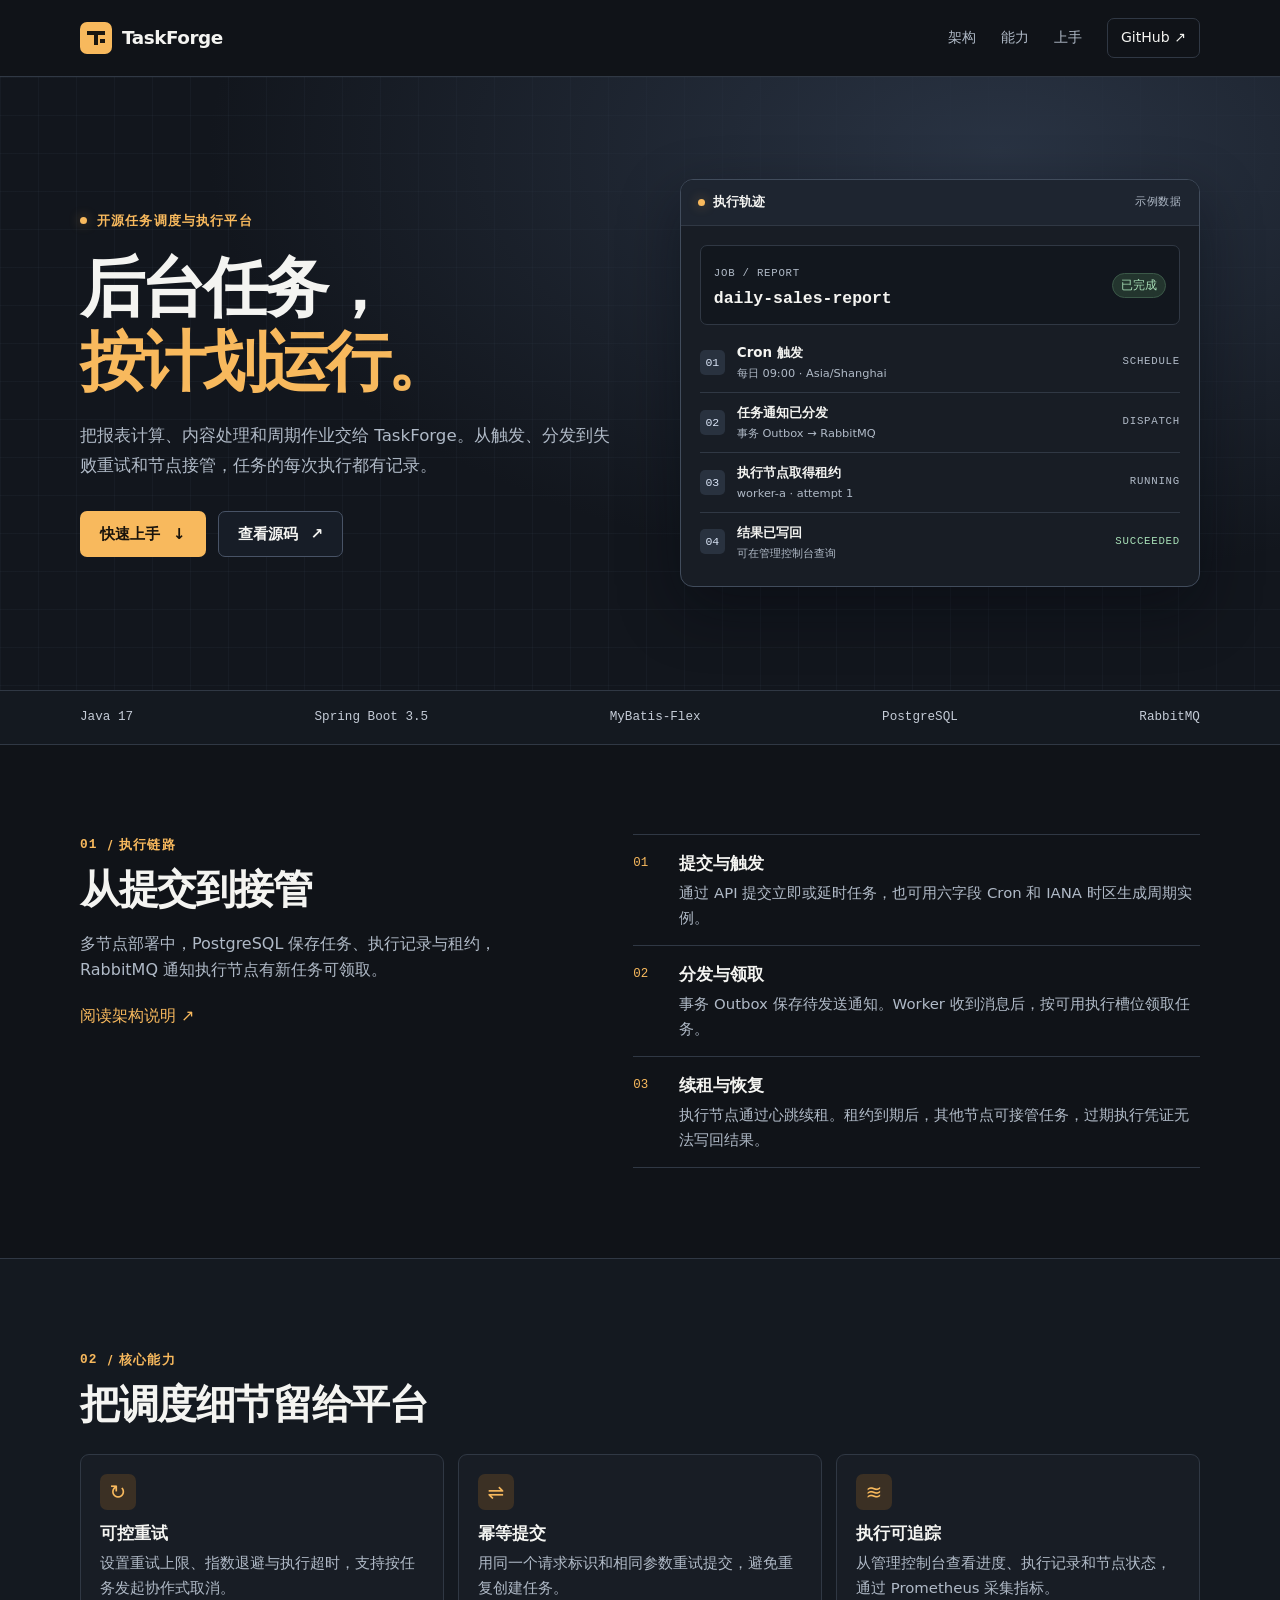
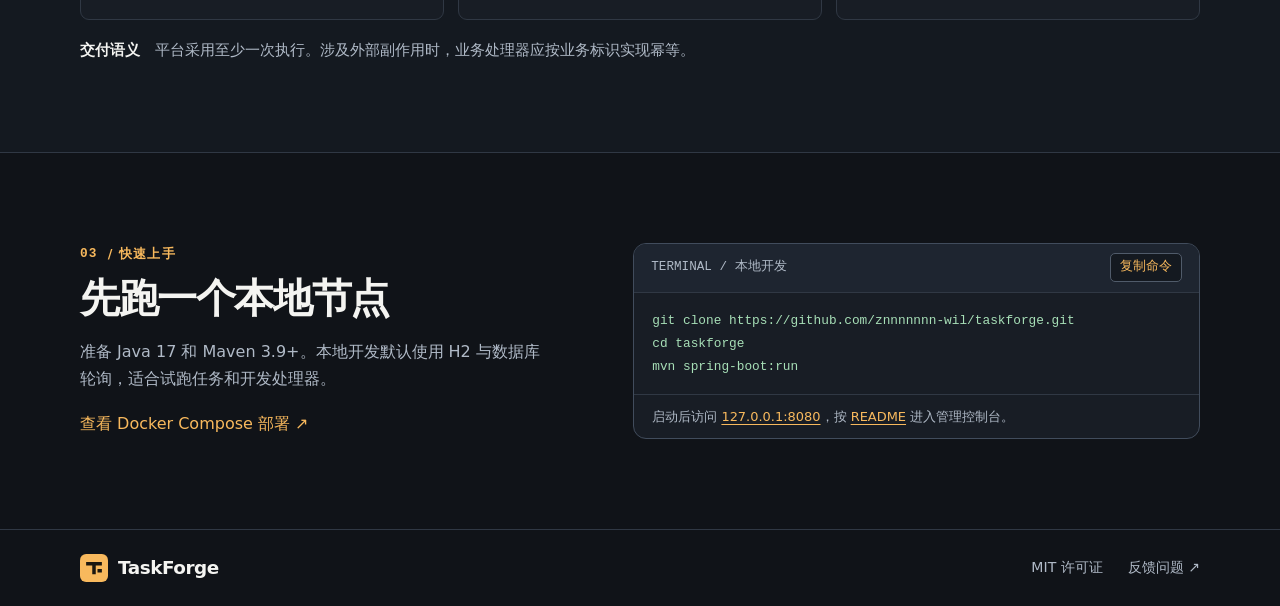
<file: index.html>
<!doctype html>
<html lang="zh-CN">
<head>
  <meta charset="utf-8">
  <meta name="viewport" content="width=device-width, initial-scale=1">
  <meta name="theme-color" content="#101318">
  <meta name="description" content="TaskForge 是开源的分布式任务调度与执行平台，支持延时与 Cron 调度、失败重试、多节点接管和执行追踪。">
  <meta property="og:type" content="website">
  <meta property="og:title" content="TaskForge · 分布式任务调度与执行">
  <meta property="og:description" content="从定时触发到故障接管，管理后台任务的完整生命周期。">
  <meta property="og:url" content="https://znnnnnnn-wil.github.io/taskforge/">
  <link rel="canonical" href="https://znnnnnnn-wil.github.io/taskforge/">
  <link rel="icon" href="./mark.svg" type="image/svg+xml">
  <link rel="stylesheet" href="./style.css">
  <title>TaskForge · 分布式任务调度与执行</title>
</head>
<body>
  <a class="skip" href="#main">跳到主要内容</a>
  <header class="shell header">
    <a class="brand" href="./"><img src="./mark.svg" width="32" height="32" alt="">TaskForge</a>
    <nav aria-label="主导航">
      <a href="#architecture">架构</a>
      <a href="#features">能力</a>
      <a href="#start">上手</a>
      <a class="repo-link" href="https://github.com/znnnnnnn-wil/taskforge">GitHub <span aria-hidden="true">↗</span></a>
    </nav>
  </header>
  <main id="main">
    <div class="hero-band">
      <section class="shell hero" aria-labelledby="hero-title">
        <div class="hero-copy">
          <p class="eyebrow"><span class="light" aria-hidden="true"></span> 开源任务调度与执行平台</p>
          <h1 id="hero-title">后台任务，<br><em>按计划运行。</em></h1>
          <p class="intro">把报表计算、内容处理和周期作业交给 TaskForge。从触发、分发到失败重试和节点接管，任务的每次执行都有记录。</p>
          <div class="actions">
            <a class="button primary" href="#start">快速上手 <span aria-hidden="true">↓</span></a>
            <a class="button secondary" href="https://github.com/znnnnnnn-wil/taskforge">查看源码 <span aria-hidden="true">↗</span></a>
          </div>
        </div>
        <figure class="trace">
          <figcaption class="trace-head"><span><span class="light" aria-hidden="true"></span> 执行轨迹</span><span class="demo">示例数据</span></figcaption>
          <div class="trace-job"><div><span>JOB / REPORT</span><strong>daily-sales-report</strong></div><span class="tag">已完成</span></div>
          <ol>
            <li><span class="step">01</span><div><strong>Cron 触发</strong><small>每日 09:00 · Asia/Shanghai</small></div><span class="trace-state">SCHEDULE</span></li>
            <li><span class="step">02</span><div><strong>任务通知已分发</strong><small>事务 Outbox → RabbitMQ</small></div><span class="trace-state">DISPATCH</span></li>
            <li><span class="step">03</span><div><strong>执行节点取得租约</strong><small>worker-a · attempt 1</small></div><span class="trace-state">RUNNING</span></li>
            <li><span class="step">04</span><div><strong>结果已写回</strong><small>可在管理控制台查询</small></div><span class="trace-state final-state">SUCCEEDED</span></li>
          </ol>
        </figure>
      </section>
    </div>
    <div class="stack-band">
      <ul class="shell stack" aria-label="技术栈">
        <li>Java 17</li><li>Spring Boot 3.5</li><li>MyBatis-Flex</li><li>PostgreSQL</li><li>RabbitMQ</li>
      </ul>
    </div>
    <section id="architecture" class="shell section architecture" aria-labelledby="architecture-title">
      <div>
        <p class="eyebrow"><span>01</span> / 执行链路</p>
        <h2 id="architecture-title">从提交到接管</h2>
        <p class="section-copy">多节点部署中，PostgreSQL 保存任务、执行记录与租约，RabbitMQ 通知执行节点有新任务可领取。</p>
        <a class="text-link" href="https://github.com/znnnnnnn-wil/taskforge/blob/main/docs/architecture.md">阅读架构说明 <span aria-hidden="true">↗</span></a>
      </div>
      <ol class="pipeline">
        <li><span>01</span><div><h3>提交与触发</h3><p>通过 API 提交立即或延时任务，也可用六字段 Cron 和 IANA 时区生成周期实例。</p></div></li>
        <li><span>02</span><div><h3>分发与领取</h3><p>事务 Outbox 保存待发送通知。Worker 收到消息后，按可用执行槽位领取任务。</p></div></li>
        <li><span>03</span><div><h3>续租与恢复</h3><p>执行节点通过心跳续租。租约到期后，其他节点可接管任务，过期执行凭证无法写回结果。</p></div></li>
      </ol>
    </section>
    <section id="features" class="section feature-band" aria-labelledby="features-title">
      <div class="shell">
        <p class="eyebrow"><span>02</span> / 核心能力</p>
        <h2 id="features-title">把调度细节留给平台</h2>
        <div class="features">
          <article><span class="glyph" aria-hidden="true">↻</span><h3>可控重试</h3><p>设置重试上限、指数退避与执行超时，支持按任务发起协作式取消。</p></article>
          <article><span class="glyph" aria-hidden="true">⇌</span><h3>幂等提交</h3><p>用同一个请求标识和相同参数重试提交，避免重复创建任务。</p></article>
          <article><span class="glyph" aria-hidden="true">≋</span><h3>执行可追踪</h3><p>从管理控制台查看进度、执行记录和节点状态，通过 Prometheus 采集指标。</p></article>
        </div>
        <p class="note"><strong>交付语义</strong>　平台采用至少一次执行。涉及外部副作用时，业务处理器应按业务标识实现幂等。</p>
      </div>
    </section>
    <section id="start" class="shell section start" aria-labelledby="start-title">
      <div>
        <p class="eyebrow"><span>03</span> / 快速上手</p>
        <h2 id="start-title">先跑一个本地节点</h2>
        <p class="section-copy">准备 Java 17 和 Maven 3.9+。本地开发默认使用 H2 与数据库轮询，适合试跑任务和开发处理器。</p>
        <a class="text-link" href="https://github.com/znnnnnnn-wil/taskforge#多节点部署">查看 Docker Compose 部署 <span aria-hidden="true">↗</span></a>
      </div>
      <div class="terminal">
        <div class="terminal-head"><span>TERMINAL / 本地开发</span><button id="copy" type="button" hidden>复制命令</button></div>
        <pre tabindex="0"><code id="commands">git clone https://github.com/znnnnnnn-wil/taskforge.git
cd taskforge
mvn spring-boot:run</code></pre>
        <p class="terminal-foot">启动后访问 <a href="http://127.0.0.1:8080">127.0.0.1:8080</a>，按 <a href="https://github.com/znnnnnnn-wil/taskforge#本地开发">README</a> 进入管理控制台。</p>
        <span id="copy-status" class="sr-only" role="status"></span>
      </div>
    </section>
  </main>
  <footer class="footer">
    <div class="shell footer-inner">
      <a class="brand" href="./"><img src="./mark.svg" width="28" height="28" alt="">TaskForge</a>
      <div><a href="https://github.com/znnnnnnn-wil/taskforge/blob/main/LICENSE">MIT 许可证</a><a href="https://github.com/znnnnnnn-wil/taskforge/issues">反馈问题 <span aria-hidden="true">↗</span></a></div>
    </div>
  </footer>
  <script>
    const copyButton = document.querySelector('#copy');
    const copyStatus = document.querySelector('#copy-status');
    let resetCopyLabel;
    if (navigator.clipboard) {
      copyButton.hidden = false;
      copyButton.addEventListener('click', async () => {
        clearTimeout(resetCopyLabel);
        try {
          await navigator.clipboard.writeText(document.querySelector('#commands').textContent);
          copyButton.textContent = '已复制';
          copyStatus.textContent = '启动命令已复制。';
        } catch {
          copyButton.textContent = '请手动复制';
          copyStatus.textContent = '无法访问剪贴板，请选择命令文本后手动复制。';
        }
        resetCopyLabel = setTimeout(() => { copyButton.textContent = '复制命令'; }, 2400);
      });
    }
  </script>
</body>
</html>
</file>
<file: style.css>
:root {
  color-scheme: dark;
  --bg: #101318;
  --panel: #181d25;
  --ink: #f4f4f1;
  --muted: #b0bac7;
  --line: #303844;
  --accent: #f8b95d;
  --green: #a7dfb7;
  --mono: "Cascadia Code", "SFMono-Regular", Consolas, monospace;
  font-family: system-ui, "Microsoft YaHei", "PingFang SC", sans-serif;
  background: var(--bg);
  color: var(--ink);
}
*, *::before, *::after { box-sizing: border-box; }
body { margin: 0; line-height: 1.65; }
a { color: inherit; text-decoration: none; }
a:hover { color: var(--accent); }
:focus-visible { outline: 2px solid var(--accent); outline-offset: 4px; }
button { font: inherit; cursor: pointer; }
h1, h2, h3, p, figure { margin: 0; }
.shell { width: min(1120px, calc(100% - 80px)); margin-inline: auto; }
.skip { position: absolute; z-index: 2; top: 8px; left: 12px; padding: 8px 14px; transform: translateY(-150%); background: var(--bg); }
.skip:focus { transform: translateY(0); }
.sr-only { position: absolute; width: 1px; height: 1px; padding: 0; overflow: hidden; clip-path: inset(50%); white-space: nowrap; }
.header, .footer-inner { display: flex; align-items: center; justify-content: space-between; gap: 20px; min-height: 76px; }
.brand { display: inline-flex; align-items: center; gap: 10px; font-size: 1.15rem; font-weight: 750; letter-spacing: -.025em; }
.header nav, .footer-inner > div { display: flex; align-items: center; gap: 25px; font-size: .88rem; color: var(--muted); }
.repo-link { color: var(--ink); border: 1px solid var(--line); padding: 7px 13px; border-radius: 7px; }
.hero-band {
  border-block: 1px solid var(--line);
  background:
    radial-gradient(ellipse at 78% 12%, #293343 0%, transparent 56%),
    linear-gradient(#8fa7cb0b 1px, transparent 1px),
    linear-gradient(90deg, #8fa7cb0b 1px, transparent 1px),
    #12161d;
  background-size: auto, 38px 38px, 38px 38px, auto;
}
.hero { display: grid; grid-template-columns: 1.03fr 1fr; gap: clamp(26px, 5vw, 82px); align-items: center; padding-block: clamp(66px, 8vw, 112px); }
.eyebrow { display: flex; align-items: center; gap: 10px; color: var(--accent); font-size: .8rem; font-weight: 700; letter-spacing: .09em; }
.eyebrow > span:first-child { font-family: var(--mono); }
.light { display: inline-block; width: 7px; height: 7px; flex: 0 0 7px; border-radius: 50%; background: var(--accent); box-shadow: 0 0 12px #f8b95766; }
h1 { font-size: clamp(2.55rem, 5.1vw, 5.1rem); line-height: 1.14; letter-spacing: -.055em; margin-top: 19px; }
h1 em { color: var(--accent); font-style: normal; }
.intro { color: var(--muted); max-width: 32em; margin-top: 22px; font-size: 1.04rem; line-height: 1.85; }
.actions { display: flex; flex-wrap: wrap; gap: 12px; margin-top: 29px; }
.button { display: inline-flex; align-items: center; justify-content: center; gap: 13px; min-height: 46px; padding: 8px 19px; border: 1px solid transparent; border-radius: 7px; font-size: .94rem; font-weight: 700; transition: background-color .15s ease; }
.primary { background: var(--accent); color: #18130c; }
.primary:hover { background: #ffcf89; color: #18130c; }
.secondary { border-color: #485366; background: #171d27; }
.secondary:hover { background: #232c39; }
.trace, .terminal { min-width: 0; background: var(--panel); border: 1px solid #414c5c; border-radius: 13px; overflow: hidden; }
.trace { box-shadow: 0 22px 60px #05080e6e; }
.trace-head, .terminal-head { display: flex; justify-content: space-between; align-items: center; gap: 10px; background: #1e2530; border-bottom: 1px solid var(--line); padding: 12px 17px; font-size: .79rem; }
.trace-head > span:first-child { display: flex; align-items: center; gap: 8px; font-weight: 700; }
.demo, .trace-job span:first-child, .trace-state { color: var(--muted); font-family: var(--mono); font-size: .67rem; letter-spacing: .07em; }
.trace-job { display: flex; justify-content: space-between; align-items: center; gap: 10px; margin: 19px 19px 7px; padding: 12px 13px; background: #12171e; border: 1px solid var(--line); border-radius: 7px; }
.trace-job strong { display: block; font-family: var(--mono); font-size: clamp(.8rem, 1.4vw, 1.03rem); }
.tag { padding: 2px 8px; white-space: nowrap; color: var(--green); background: #23352e; border: 1px solid #3b5848; border-radius: 100px; font-size: .72rem; }
.trace ol, .pipeline { margin: 0; padding: 0; list-style: none; }
.trace ol { padding: 1px 19px 15px; }
.trace li { display: grid; grid-template-columns: 27px minmax(0, 1fr) auto; align-items: center; gap: 10px; padding: 9px 0; border-bottom: 1px solid #303844; }
.trace li:last-child { border: 0; }
.step { display: grid; place-items: center; width: 25px; height: 25px; background: #29323f; border-radius: 5px; color: #d7e2f4; font: .72rem var(--mono); }
.trace li strong { display: block; font-size: .84rem; }
.trace li small { display: block; color: var(--muted); font-size: .71rem; overflow-wrap: anywhere; }
.final-state { color: var(--green); }
.stack-band { border-bottom: 1px solid var(--line); background: #141920; }
.stack { list-style: none; padding: 17px 0; margin-block: 0; display: flex; justify-content: space-between; align-items: center; gap: 12px 24px; flex-wrap: wrap; color: #c5ccd7; font: .79rem/1.5 var(--mono); }
.section { padding-block: clamp(55px, 7vw, 92px); }
.architecture, .start { display: grid; grid-template-columns: .9fr 1.1fr; gap: clamp(26px, 7vw, 94px); align-items: start; }
h2 { margin-top: 10px; font-size: clamp(1.75rem, 3.15vw, 2.7rem); line-height: 1.25; letter-spacing: -.035em; }
.section-copy { color: var(--muted); margin: 15px 0 19px; }
.text-link { color: var(--accent); text-underline-offset: 4px; }
.text-link:hover { text-decoration: underline; }
.pipeline { border-top: 1px solid var(--line); }
.pipeline li { display: grid; grid-template-columns: 35px 1fr; gap: 11px; padding: 15px 0; border-bottom: 1px solid var(--line); }
.pipeline li > span { color: var(--accent); padding-top: 3px; font: .78rem/1.7 var(--mono); }
h3 { font-size: 1.06rem; }
.pipeline p, .features p, .note { color: var(--muted); font-size: .93rem; margin-top: 3px; }
.feature-band { border-block: 1px solid var(--line); background: #141920; }
.features { display: grid; grid-template-columns: repeat(3, 1fr); gap: 14px; margin-top: 24px; }
.features article { background: var(--panel); border: 1px solid var(--line); border-radius: 9px; padding: 19px; }
.glyph { display: grid; place-items: center; width: 36px; height: 36px; background: #3b3024; color: var(--accent); border-radius: 7px; font-size: 1.25rem; margin-bottom: 10px; }
.note { margin-top: 18px; }
.note strong { color: var(--ink); }
.terminal-head { color: var(--muted); font-family: var(--mono); min-height: 49px; padding-block: 8px; }
.terminal button { color: var(--accent); border: 1px solid #505b6a; border-radius: 5px; background: #141920; padding: 3px 9px; }
.terminal button:hover { background: #2b3442; }
.terminal pre { color: var(--green); font: .8rem/1.8 var(--mono); padding: 16px 18px; margin: 0; white-space: pre-wrap; overflow-wrap: anywhere; }
.terminal code { font: inherit; }
.terminal-foot { padding: 11px 18px; border-top: 1px solid var(--line); color: var(--muted); font-size: .81rem; }
.terminal-foot a { color: var(--accent); text-decoration: underline; text-underline-offset: 3px; }
.footer { border-top: 1px solid var(--line); }
@media (max-width: 820px) {
  .shell { width: min(620px, calc(100% - 40px)); }
  .hero, .architecture, .start { grid-template-columns: 1fr; }
  .hero { padding-block: 54px; gap: 35px; }
  .features { gap: 9px; }
  .features article { padding: 14px; }
}
@media (max-width: 500px) {
  .header, .footer-inner { min-height: 66px; gap: 10px; }
  .header nav, .footer-inner > div { gap: 10px; font-size: .78rem; }
  .header .brand { font-size: 1rem; gap: 6px; }
  .header .brand img { width: 27px; height: 27px; }
  .repo-link { padding-inline: 6px; }
  .stack { justify-content: flex-start; font-size: .73rem; }
  .features { grid-template-columns: 1fr; }
  .trace ol, .trace-head { padding-inline: 12px; }
  .trace-job { margin-inline: 12px; }
  .trace-state { display: none; }
  .trace li { grid-template-columns: 27px minmax(0, 1fr); }
}
@media (prefers-reduced-motion: reduce) { *, *::before, *::after { transition: none !important; } }
</file>
